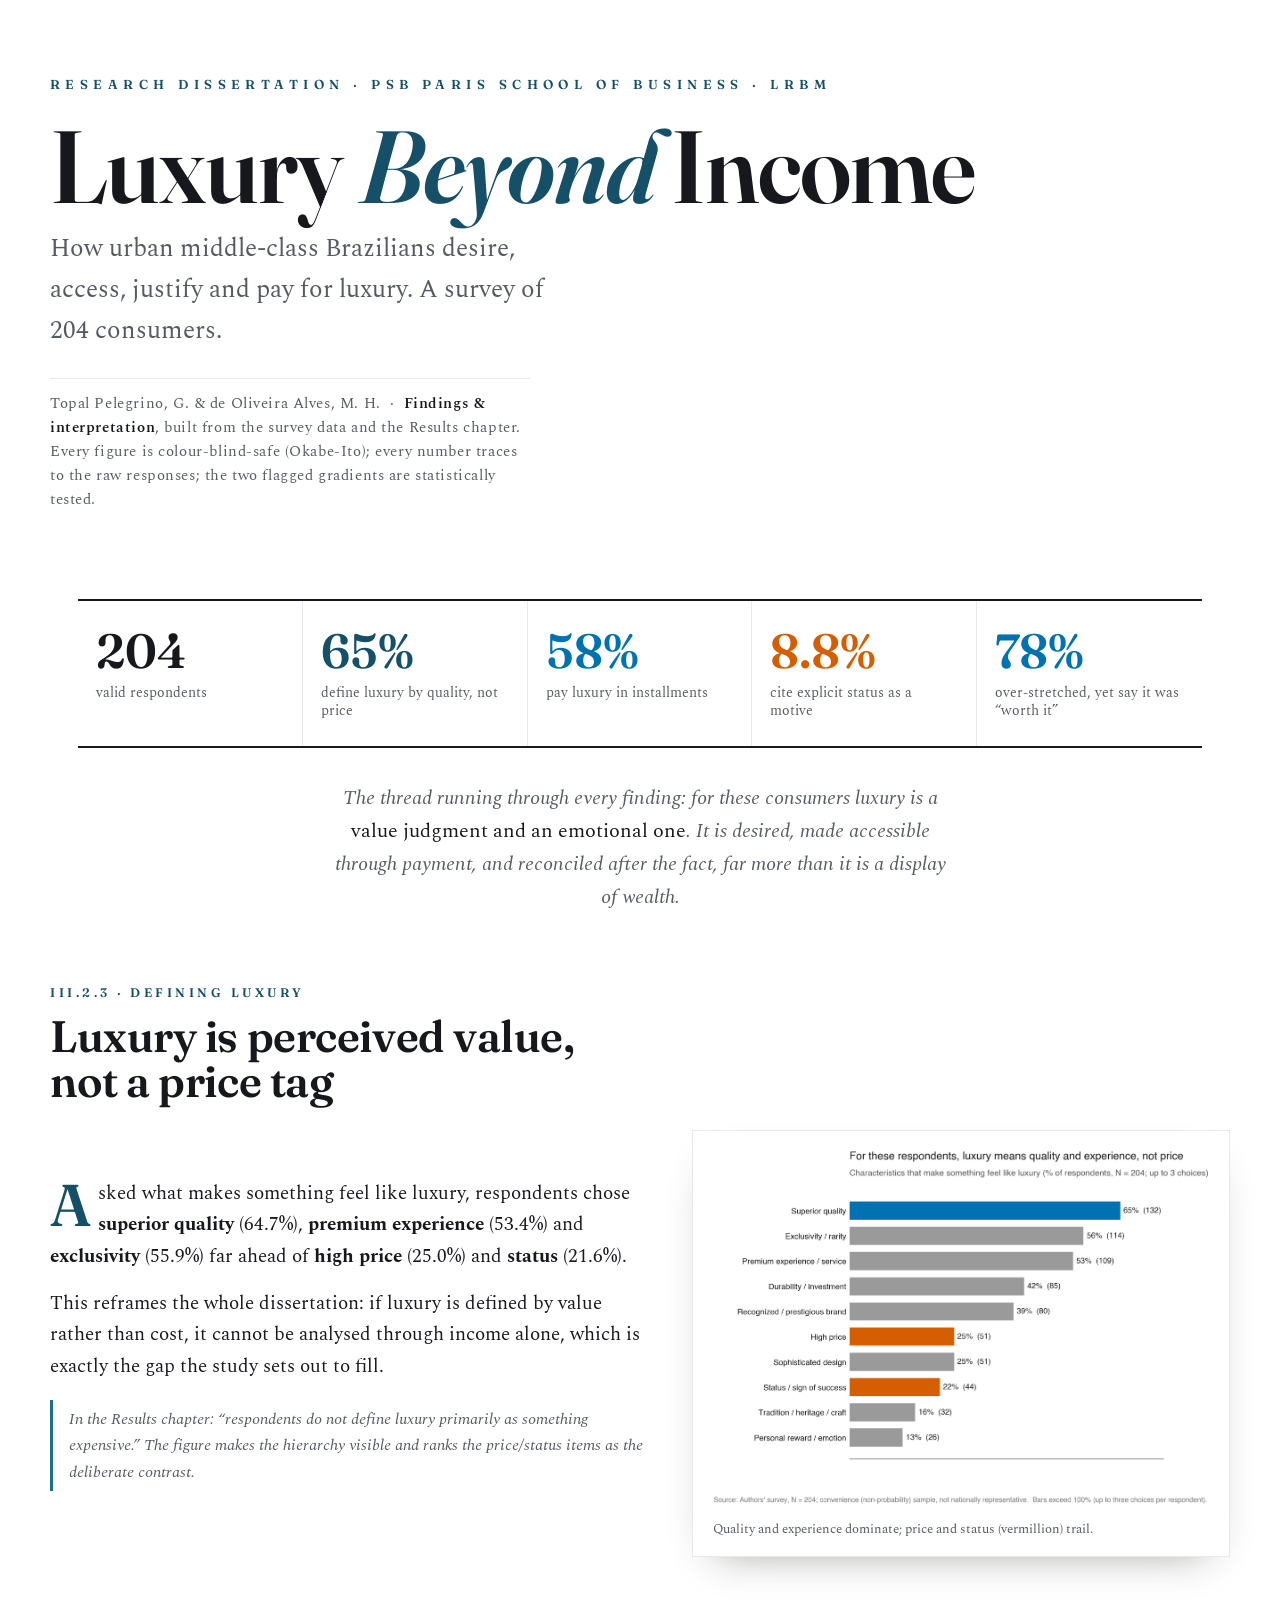
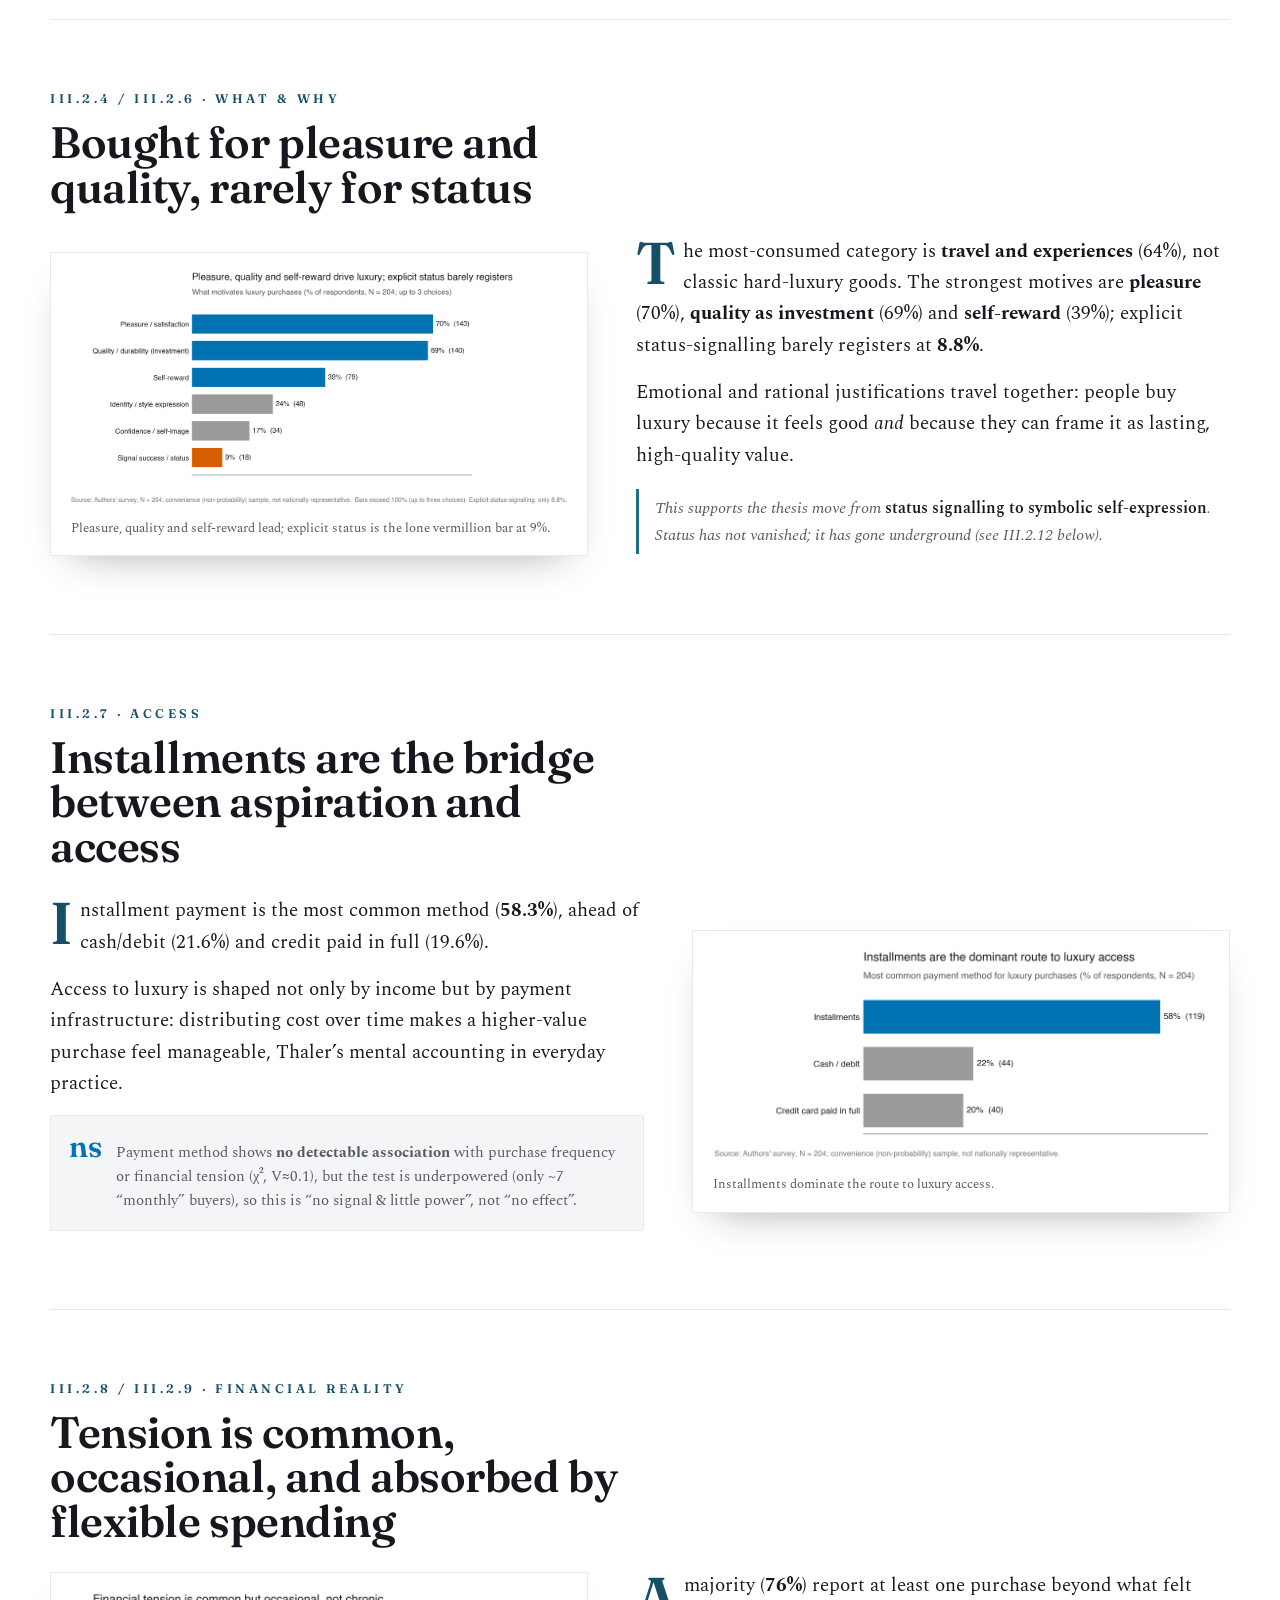
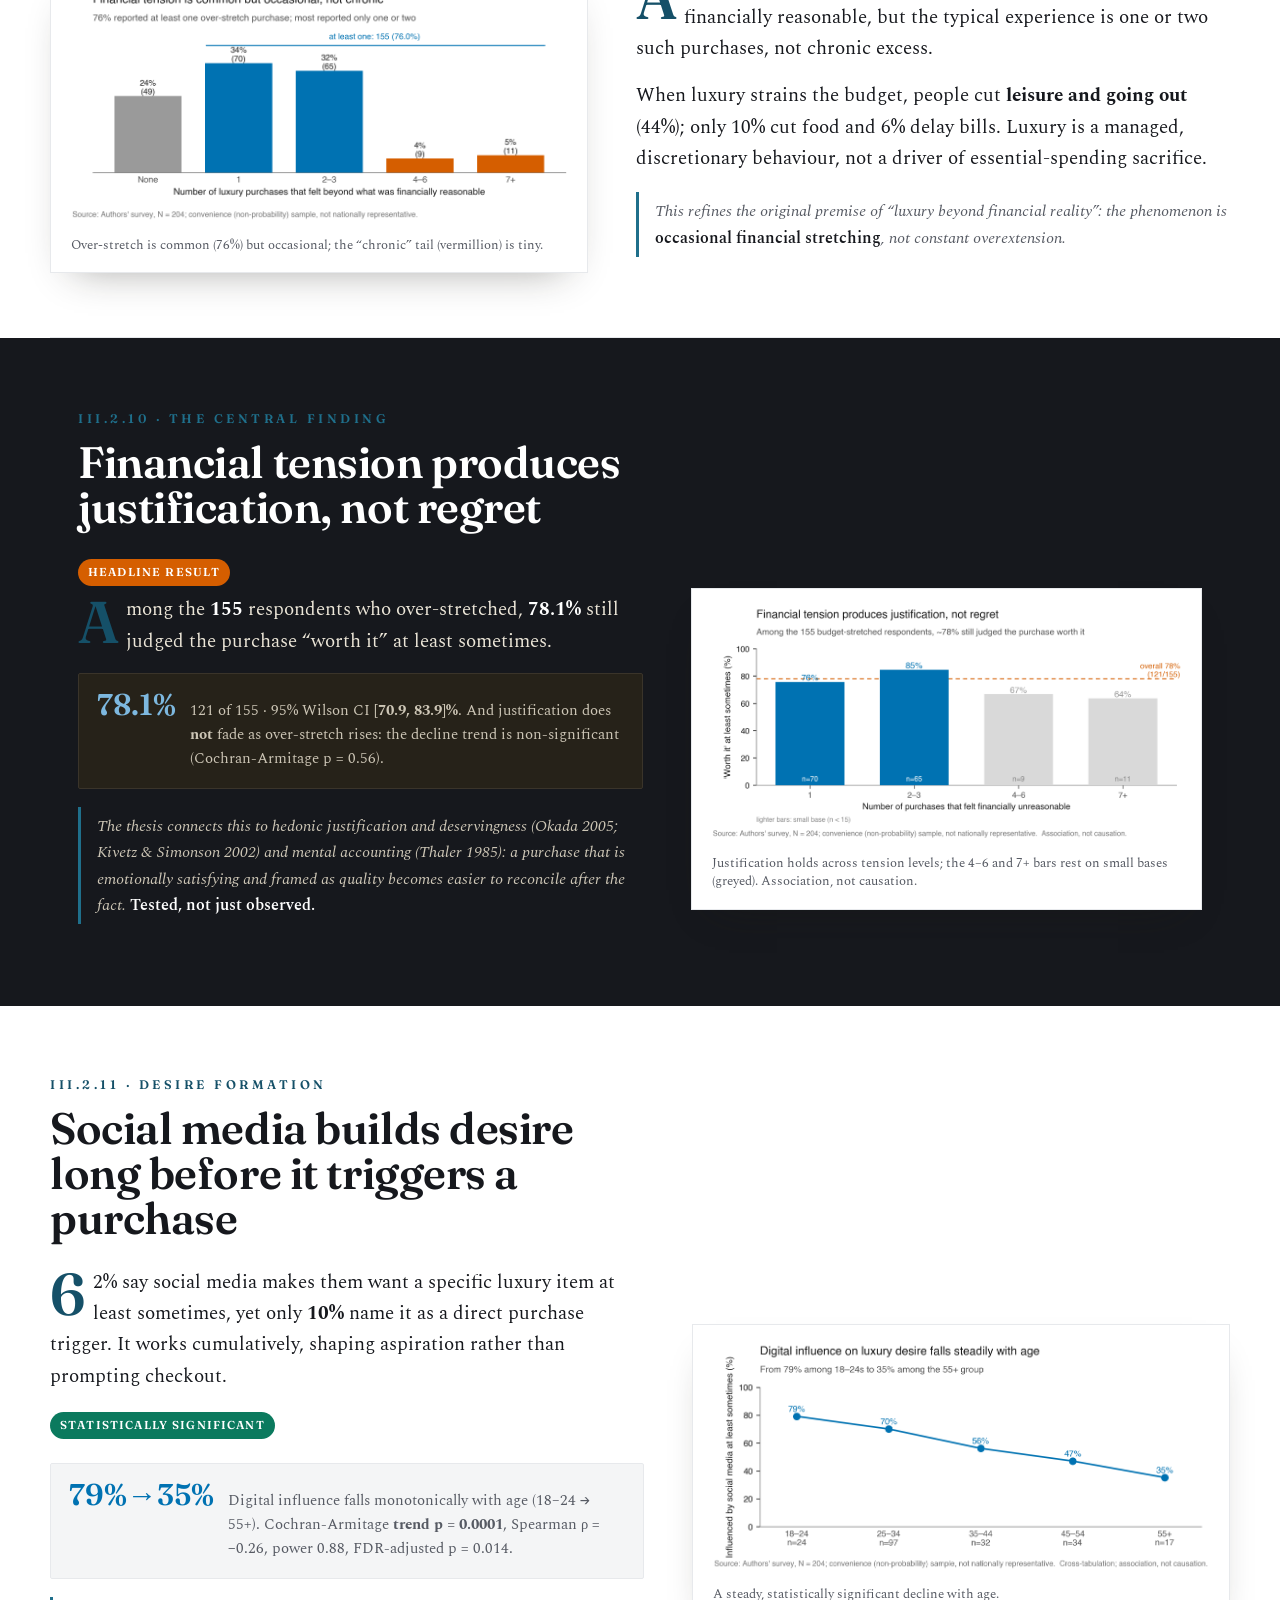
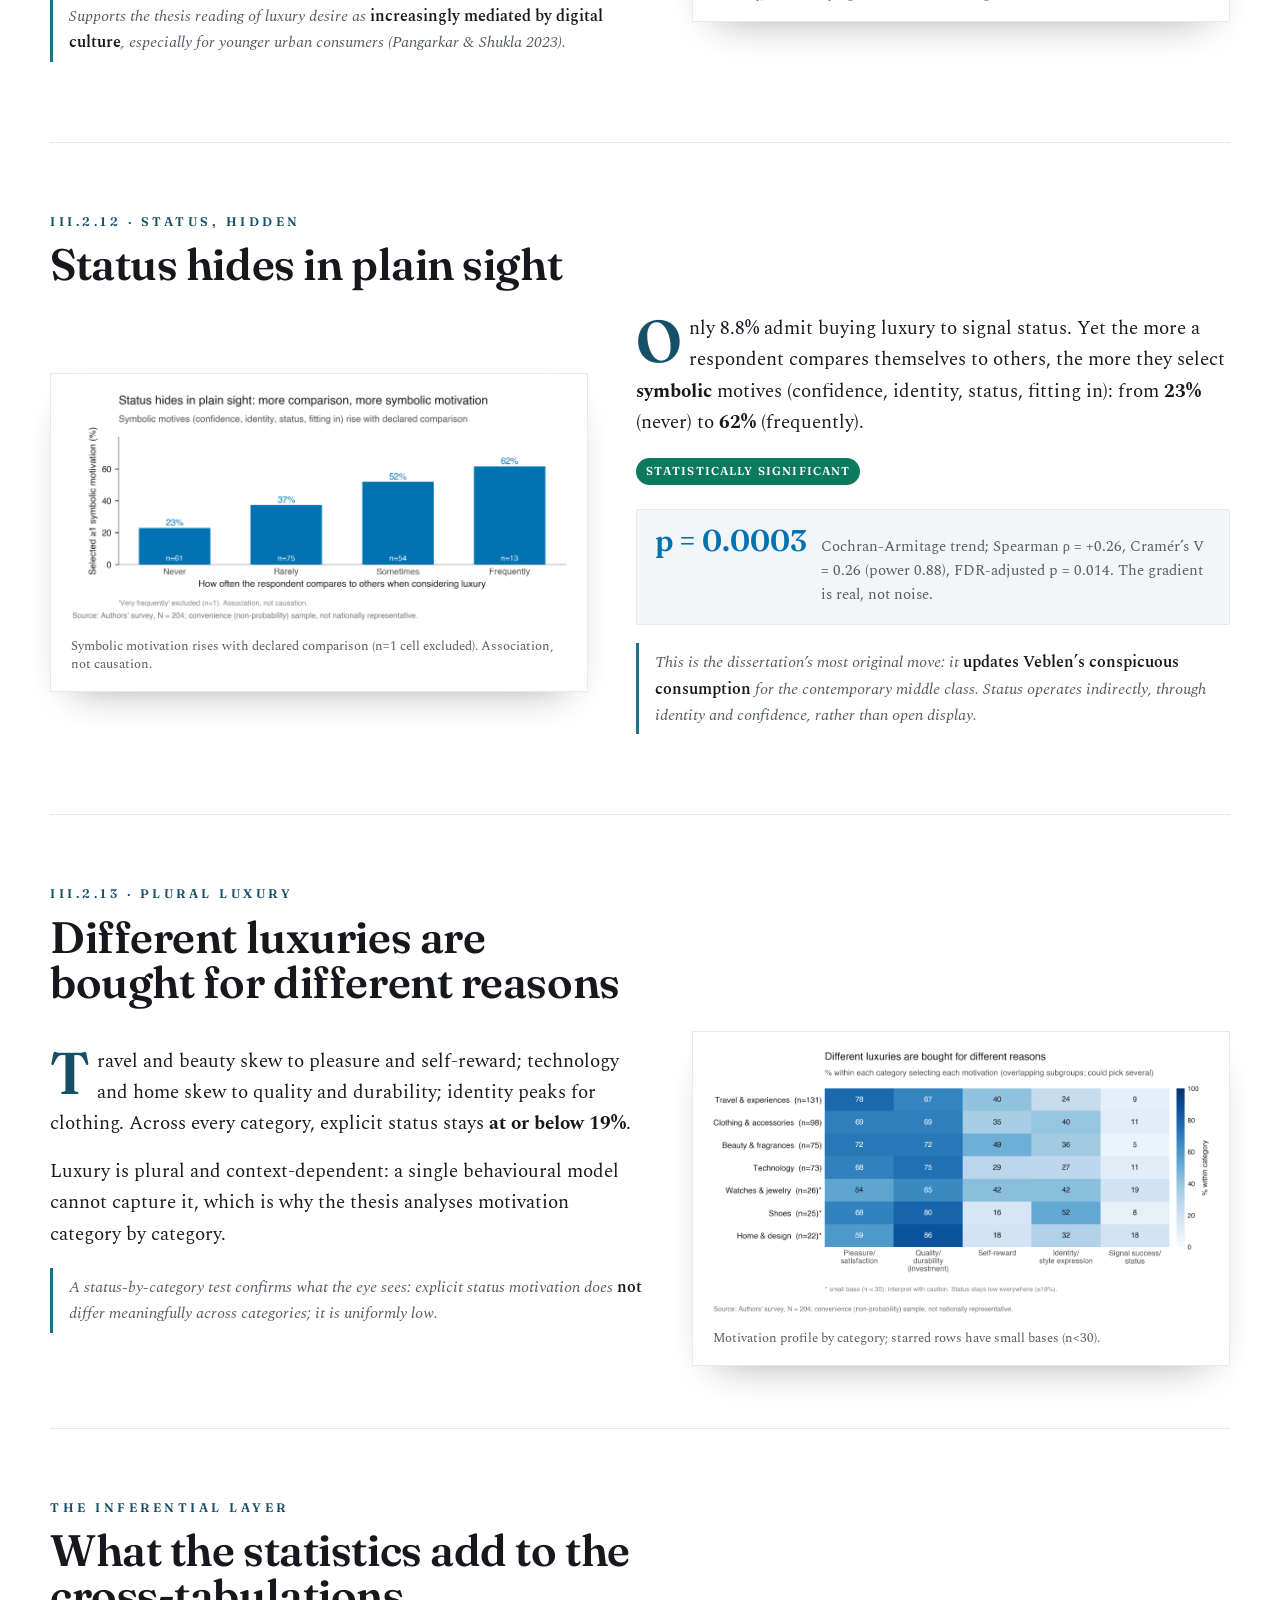
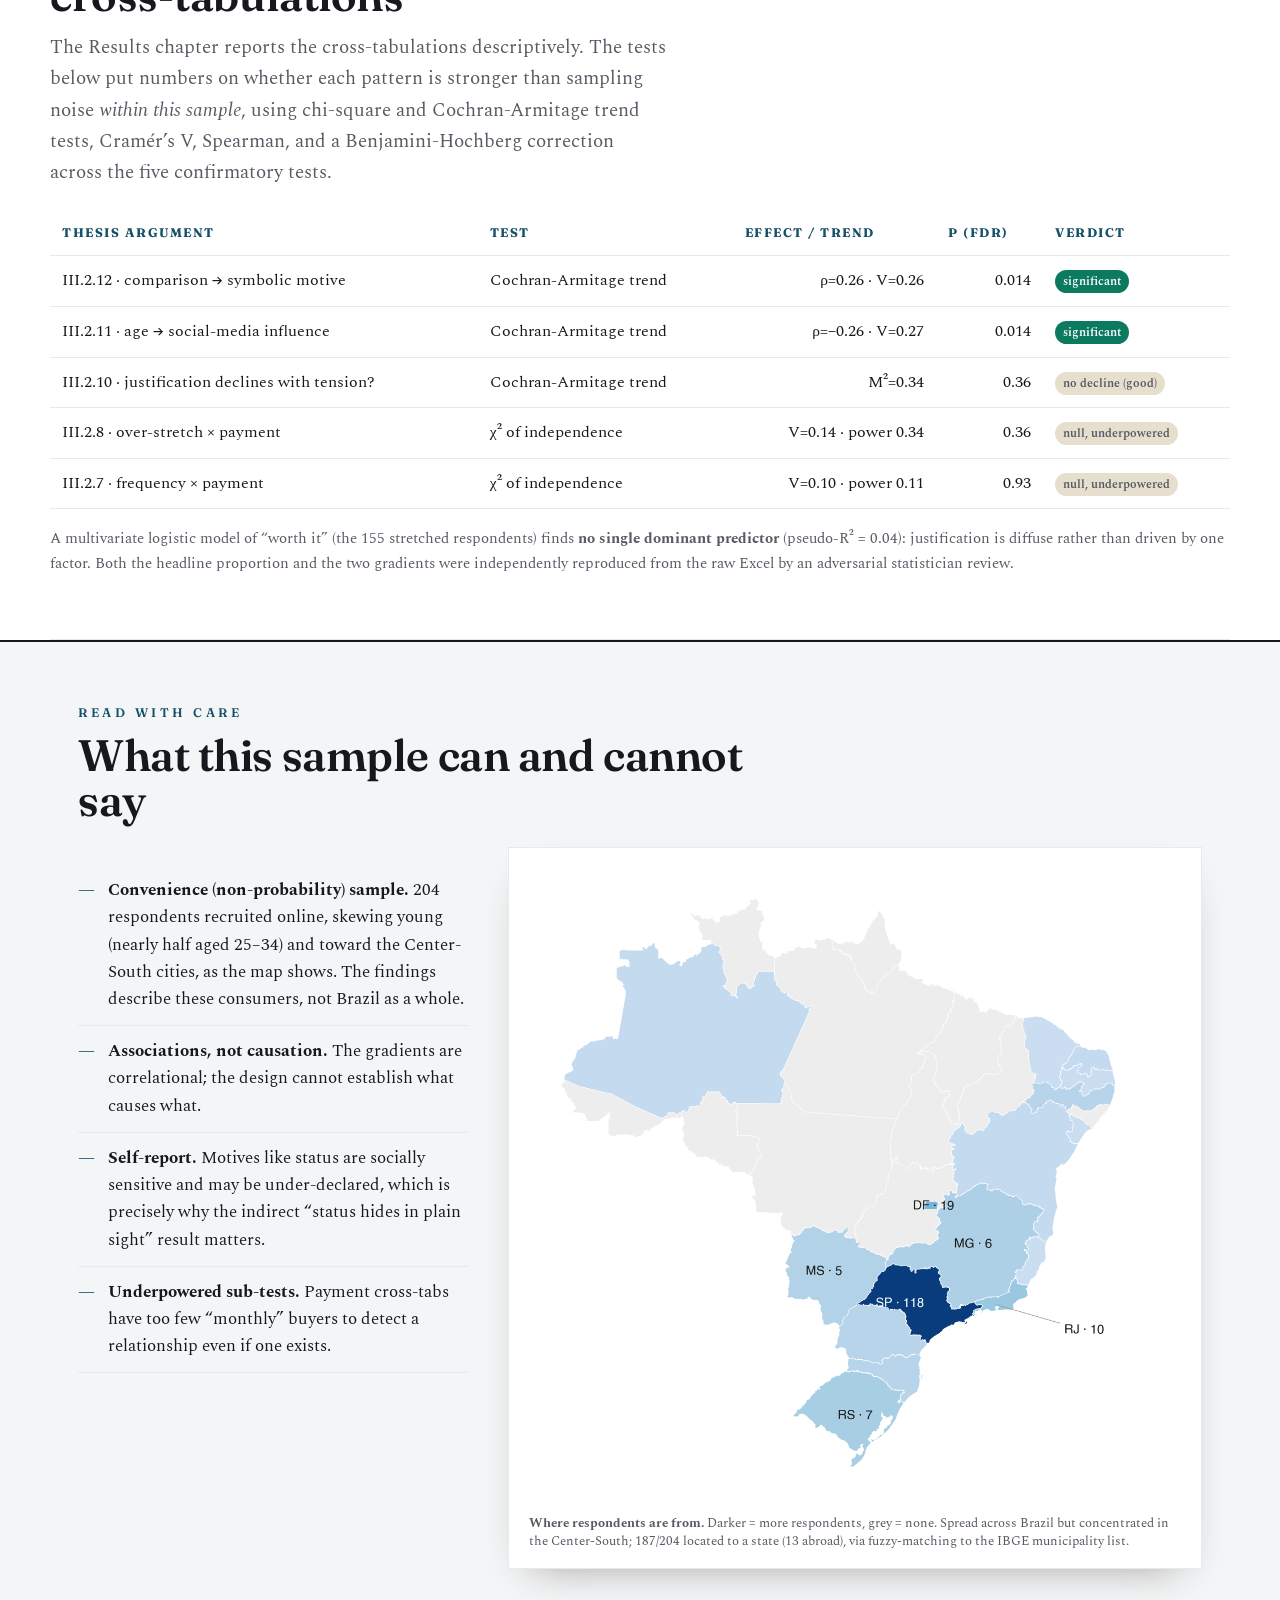
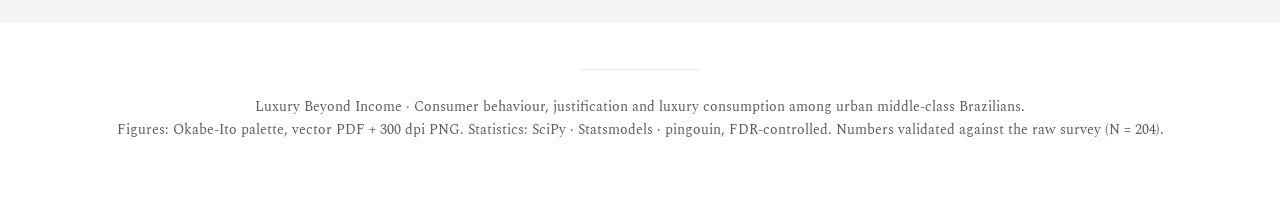
<file: index.html>
<!DOCTYPE html>
<html lang="en">
<head>
<meta charset="UTF-8">
<meta name="viewport" content="width=device-width, initial-scale=1.0">
<title>Luxury Beyond Income · Findings & Interpretation</title>
<link rel="preconnect" href="https://fonts.googleapis.com">
<link rel="preconnect" href="https://fonts.gstatic.com" crossorigin>
<link href="https://fonts.googleapis.com/css2?family=Fraunces:ital,opsz,wght@0,9..144,300..900;1,9..144,300..700&family=Spectral:ital,wght@0,300;0,400;0,500;0,600;1,400&display=swap" rel="stylesheet">
<style>
  :root{
    --paper:#ffffff; --paper-2:#f4f5f6; --ink:#16181d; --ink-soft:#565a63;
    --bronze:#1f6f8b; --bronze-deep:#155068; --rule:#e7e9ec;
    --blue:#0072B2; --vermillion:#D55E00; --green:#0b7a5e;
    --maxw:1180px;
  }
  *{box-sizing:border-box;margin:0;padding:0}
  html{scroll-behavior:smooth}
  body{
    background:var(--paper); color:var(--ink);
    font-family:"Spectral",Georgia,serif; font-size:19px; line-height:1.65;
    -webkit-font-smoothing:antialiased;
  }
  .wrap{max-width:var(--maxw);margin:0 auto;padding:0 28px}
  .display{font-family:"Fraunces",Georgia,serif;font-weight:600;line-height:1.02;letter-spacing:-.01em}
  a{color:var(--bronze-deep)}

  /* ---------- hero ---------- */
  header.hero{padding:74px 0 40px;position:relative}
  .kicker{font-family:"Fraunces";font-size:13px;letter-spacing:.42em;text-transform:uppercase;
    color:var(--bronze-deep);font-weight:600}
  h1.title{font-size:clamp(46px,8vw,104px);margin:.18em 0 .1em;font-weight:600}
  h1.title em{font-style:italic;color:var(--bronze-deep)}
  .sub{font-size:clamp(19px,2.3vw,25px);max-width:40ch;color:var(--ink-soft);font-weight:400}
  .byline{margin-top:26px;font-size:14.5px;letter-spacing:.04em;color:var(--ink-soft);
    border-top:1px solid var(--rule);padding-top:14px;max-width:60ch}
  .byline b{color:var(--ink);font-weight:600}

  /* ---------- numbers strip ---------- */
  .numbers{display:grid;grid-template-columns:repeat(5,1fr);gap:0;border-top:2px solid var(--ink);
    border-bottom:2px solid var(--ink);margin:46px 0 10px}
  .num{padding:26px 18px;border-right:1px solid var(--rule)}
  .num:last-child{border-right:none}
  .num .n{font-family:"Fraunces";font-size:clamp(30px,4vw,48px);font-weight:600;line-height:1}
  .num .n.b{color:var(--blue)} .num .n.v{color:var(--vermillion)} .num .n.g{color:var(--bronze-deep)}
  .num .l{font-size:13.5px;color:var(--ink-soft);margin-top:9px;line-height:1.35}
  @media(max-width:820px){.numbers{grid-template-columns:repeat(2,1fr)}.num:nth-child(2){border-right:none}}

  /* ---------- section ---------- */
  section.finding{padding:62px 0;border-bottom:1px solid var(--rule)}
  .tag{font-family:"Fraunces";font-size:12.5px;letter-spacing:.28em;text-transform:uppercase;
    color:var(--bronze-deep);font-weight:600;display:inline-block;margin-bottom:10px}
  h2{font-family:"Fraunces";font-size:clamp(28px,4vw,44px);font-weight:600;line-height:1.06;
    max-width:20ch;margin-bottom:6px}
  .grid{display:grid;grid-template-columns:1.05fr .95fr;gap:48px;align-items:center;margin-top:26px}
  .grid.flip{grid-template-columns:.95fr 1.05fr}
  .grid.flip .plate{order:-1}
  @media(max-width:880px){.grid,.grid.flip{grid-template-columns:1fr;gap:28px}.grid.flip .plate{order:0}}
  .prose p{margin-bottom:16px}
  .prose .lead::first-letter{font-family:"Fraunces";font-size:3.1em;line-height:.8;float:left;
    margin:.06em .12em 0 0;color:var(--bronze-deep);font-weight:600}
  .doc{font-size:16px;color:var(--ink-soft);border-left:3px solid var(--bronze);padding:6px 0 6px 16px;
    margin:18px 0;font-style:italic}
  .doc b{font-style:normal;color:var(--ink);font-weight:600}
  .plate{background:#fff;border:1px solid var(--rule);box-shadow:0 18px 40px -24px rgba(28,26,21,.45);
    padding:14px}
  .plate img{width:100%;display:block}
  .plate figcaption{font-size:13px;color:var(--ink-soft);padding:10px 6px 4px;line-height:1.4}

  /* stat callout */
  .stat{display:flex;gap:14px;align-items:baseline;background:var(--paper-2);border:1px solid var(--rule);
    padding:16px 18px;margin:16px 0;border-radius:2px}
  .stat .big{font-family:"Fraunces";font-size:30px;font-weight:600;color:var(--blue);line-height:1;white-space:nowrap}
  .stat .txt{font-size:14.5px;color:var(--ink-soft)}
  .badge{display:inline-block;font-family:"Fraunces";font-size:11.5px;letter-spacing:.1em;text-transform:uppercase;
    font-weight:600;padding:4px 10px;border-radius:999px;margin-bottom:8px}
  .badge.sig{background:#0b7a5e;color:#fff}
  .badge.ns{background:#e7dfce;color:var(--ink-soft)}
  .badge.head{background:var(--vermillion);color:#fff}

  /* headline feature */
  .feature{background:var(--ink);color:var(--paper);padding:64px 0;margin:0;border:none}
  .feature h2{color:var(--paper)}
  .feature .tag{color:var(--bronze)}
  .feature .plate{background:#fff}
  .feature .doc{color:#cdc6b6;border-color:var(--bronze)}
  .feature .doc b{color:#fff}
  .feature .stat{background:#262219;border-color:#3a342a}
  .feature .stat .big{color:#7db8df}
  .feature .stat .txt{color:#cdc6b6}

  /* stats section */
  .statsblock{padding:62px 0;border-bottom:1px solid var(--rule)}
  table.st{width:100%;border-collapse:collapse;margin-top:22px;font-size:15.5px}
  table.st th,table.st td{text-align:left;padding:12px 12px;border-bottom:1px solid var(--rule);vertical-align:top}
  table.st th{font-family:"Fraunces";font-size:12.5px;letter-spacing:.12em;text-transform:uppercase;color:var(--bronze-deep)}
  table.st td.r{text-align:right;font-variant-numeric:tabular-nums;white-space:nowrap}
  .pill{font-size:12px;font-weight:600;padding:2px 8px;border-radius:999px}
  .pill.s{background:#0b7a5e;color:#fff}.pill.n{background:#e7dfce;color:var(--ink-soft)}

  /* limitations */
  .limits{background:var(--paper-2);padding:54px 0;border-top:2px solid var(--ink)}
  .limits h2{max-width:24ch}
  .limits ul{list-style:none;margin-top:18px}
  .limits li{padding:12px 0 12px 30px;position:relative;border-bottom:1px solid var(--rule);font-size:16.5px}
  .limits li::before{content:"—";position:absolute;left:0;color:var(--bronze-deep);font-weight:700}
  footer{padding:46px 0 70px;font-size:13.5px;color:var(--ink-soft);text-align:center}
  footer .r{height:1px;background:var(--rule);margin:0 auto 26px;max-width:120px}

  @media(max-width:640px){
    body{font-size:17px;line-height:1.58}
    .wrap{padding:0 18px}
    header.hero{padding:44px 0 28px}
    .kicker{font-size:10.5px;letter-spacing:.32em;line-height:1.75}
    h1.title{font-size:clamp(40px,12.5vw,48px);line-height:.98;margin:.25em 0 .18em}
    .sub{font-size:18px;line-height:1.45;max-width:31ch}
    .byline{font-size:13.5px;line-height:1.55;margin-top:22px;padding-top:12px}

    .numbers{grid-template-columns:1fr;margin:34px 0 8px}
    .num{display:grid;grid-template-columns:minmax(92px,.36fr) 1fr;align-items:center;gap:18px;
      padding:17px 0;border-right:none;border-bottom:1px solid var(--rule)}
    .num:nth-child(2){border-right:none}
    .num:last-child{border-bottom:none}
    .num .n{font-size:38px}
    .num .l{font-size:14px;margin-top:0}

    section.finding,.statsblock{padding:44px 0}
    .feature{padding:46px 0}
    .tag{font-size:11px;letter-spacing:.22em;line-height:1.65}
    h2{font-size:clamp(28px,10vw,36px);line-height:1.08;max-width:100%}
    .grid,.grid.flip{gap:22px;margin-top:22px}
    .prose .lead::first-letter{font:inherit;float:none;margin:0;color:inherit}
    .doc{font-size:15px;line-height:1.5;padding-left:13px;margin:16px 0}
    .plate{padding:9px;box-shadow:0 14px 28px -22px rgba(28,26,21,.55)}
    .plate figcaption{font-size:12.5px;padding:8px 3px 2px}

    .stat{display:block;padding:14px 15px;margin:15px 0}
    .stat .big{display:block;font-size:28px;white-space:normal;margin-bottom:7px}
    .stat .txt{display:block;font-size:14px;line-height:1.45}

    .statsblock p{font-size:16px}
    table.st,table.st tbody,table.st tr,table.st td{display:block;width:100%}
    table.st{border-collapse:separate;border-spacing:0;margin-top:18px;font-size:14.5px}
    table.st thead{display:none}
    table.st tr{border:1px solid var(--rule);border-radius:2px;margin-bottom:12px;background:#fff}
    table.st td{border-bottom:1px solid var(--rule);padding:10px 12px;text-align:left;white-space:normal}
    table.st td:last-child{border-bottom:none}
    table.st td.r{text-align:left;white-space:normal}
    table.st td::before{display:block;font-family:"Fraunces";font-size:10.5px;letter-spacing:.12em;
      text-transform:uppercase;color:var(--bronze-deep);margin-bottom:3px}
    table.st td:nth-child(1)::before{content:"Thesis argument"}
    table.st td:nth-child(2)::before{content:"Test"}
    table.st td:nth-child(3)::before{content:"Effect / trend"}
    table.st td:nth-child(4)::before{content:"p (FDR)"}
    table.st td:nth-child(5)::before{content:"Verdict"}
    .pill{display:inline-block;white-space:normal;line-height:1.25}

    .limits{padding:44px 0}
    .limits .grid{grid-template-columns:1fr !important;gap:22px !important}
    .limits li{font-size:15.5px;line-height:1.5;padding:11px 0 11px 24px}
    footer{padding:38px 18px 54px;font-size:12.5px;line-height:1.55}
  }

  @media(max-width:360px){
    .wrap{padding:0 15px}
    h1.title{font-size:40px}
    .num{grid-template-columns:82px 1fr;gap:14px}
    .num .n{font-size:34px}
  }

  /* reveal on load */
  .reveal{opacity:0;transform:translateY(14px);animation:rise .9s cubic-bezier(.2,.7,.2,1) forwards}
  @keyframes rise{to{opacity:1;transform:none}}
</style>
</head>
<body>

<header class="hero wrap">
  <div class="kicker reveal">Research dissertation · PSB Paris School of Business · LRBM</div>
  <h1 class="title display reveal" style="animation-delay:.06s">Luxury <em>Beyond</em> Income</h1>
  <p class="sub reveal" style="animation-delay:.12s">How urban middle-class Brazilians desire, access, justify and pay for luxury. A survey of 204 consumers.</p>
  <p class="byline reveal" style="animation-delay:.18s">Topal Pelegrino, G. &amp; de Oliveira Alves, M. H. &nbsp;·&nbsp; <b>Findings &amp; interpretation</b>, built from the survey data and the Results chapter. Every figure is colour-blind-safe (Okabe-Ito); every number traces to the raw responses; the two flagged gradients are statistically tested.</p>
</header>

<div class="wrap">
  <div class="numbers reveal" style="animation-delay:.24s">
    <div class="num"><div class="n">204</div><div class="l">valid respondents</div></div>
    <div class="num"><div class="n g">65%</div><div class="l">define luxury by quality, not price</div></div>
    <div class="num"><div class="n b">58%</div><div class="l">pay luxury in installments</div></div>
    <div class="num"><div class="n v">8.8%</div><div class="l">cite explicit status as a motive</div></div>
    <div class="num"><div class="n b">78%</div><div class="l">over-stretched, yet say it was “worth it”</div></div>
  </div>
  <p class="reveal" style="animation-delay:.30s;max-width:62ch;margin:34px auto 0;font-size:20px;color:var(--ink-soft);text-align:center;font-style:italic">
    The thread running through every finding: for these consumers luxury is a <span style="color:var(--ink);font-style:normal">value judgment and an emotional one</span>. It is desired, made accessible through payment, and reconciled after the fact, far more than it is a display of wealth.
  </p>
</div>

<!-- DEFINITION -->
<section class="finding wrap">
  <span class="tag">III.2.3 · Defining luxury</span>
  <h2 class="display">Luxury is perceived value, not a price tag</h2>
  <div class="grid">
    <div class="prose">
      <p class="lead">Asked what makes something feel like luxury, respondents chose <b>superior quality</b> (64.7%), <b>premium experience</b> (53.4%) and <b>exclusivity</b> (55.9%) far ahead of <b>high price</b> (25.0%) and <b>status</b> (21.6%).</p>
      <p>This reframes the whole dissertation: if luxury is defined by value rather than cost, it cannot be analysed through income alone, which is exactly the gap the study sets out to fill.</p>
      <div class="doc">In the Results chapter: “respondents do not define luxury primarily as something expensive.” The figure makes the hierarchy visible and ranks the price/status items as the deliberate contrast.</div>
    </div>
    <figure class="plate"><img src="figures/fig02_luxury_definition.png" alt="Ranked bar chart of luxury-defining characteristics; superior quality leads at 65%, high price and status trail."><figcaption>Quality and experience dominate; price and status (vermillion) trail.</figcaption></figure>
  </div>
</section>

<!-- CATEGORIES + MOTIVATIONS -->
<section class="finding wrap">
  <span class="tag">III.2.4 / III.2.6 · What &amp; why</span>
  <h2 class="display">Bought for pleasure and quality, rarely for status</h2>
  <div class="grid flip">
    <div class="prose">
      <p class="lead">The most-consumed category is <b>travel and experiences</b> (64%), not classic hard-luxury goods. The strongest motives are <b>pleasure</b> (70%), <b>quality as investment</b> (69%) and <b>self-reward</b> (39%); explicit status-signalling barely registers at <b>8.8%</b>.</p>
      <p>Emotional and rational justifications travel together: people buy luxury because it feels good <em>and</em> because they can frame it as lasting, high-quality value.</p>
      <div class="doc">This supports the thesis move from <b>status signalling to symbolic self-expression</b>. Status has not vanished; it has gone underground (see III.2.12 below).</div>
    </div>
    <figure class="plate"><img src="figures/fig04_motivations.png" alt="Motivations for luxury; pleasure, quality and self-reward lead, status at 9%."><figcaption>Pleasure, quality and self-reward lead; explicit status is the lone vermillion bar at 9%.</figcaption></figure>
  </div>
</section>

<!-- PAYMENT -->
<section class="finding wrap">
  <span class="tag">III.2.7 · Access</span>
  <h2 class="display">Installments are the bridge between aspiration and access</h2>
  <div class="grid">
    <div class="prose">
      <p class="lead">Installment payment is the most common method (<b>58.3%</b>), ahead of cash/debit (21.6%) and credit paid in full (19.6%).</p>
      <p>Access to luxury is shaped not only by income but by payment infrastructure: distributing cost over time makes a higher-value purchase feel manageable, Thaler’s mental accounting in everyday practice.</p>
      <div class="stat"><span class="big">ns</span><span class="txt">Payment method shows <b>no detectable association</b> with purchase frequency or financial tension (χ², V≈0.1), but the test is underpowered (only ~7 “monthly” buyers), so this is “no signal &amp; little power”, not “no effect”.</span></div>
    </div>
    <figure class="plate"><img src="figures/fig05_payment.png" alt="Payment methods; installments dominate at 58%."><figcaption>Installments dominate the route to luxury access.</figcaption></figure>
  </div>
</section>

<!-- TENSION -->
<section class="finding wrap">
  <span class="tag">III.2.8 / III.2.9 · Financial reality</span>
  <h2 class="display">Tension is common, occasional, and absorbed by flexible spending</h2>
  <div class="grid flip">
    <div class="prose">
      <p class="lead">A majority (<b>76%</b>) report at least one purchase beyond what felt financially reasonable, but the typical experience is one or two such purchases, not chronic excess.</p>
      <p>When luxury strains the budget, people cut <b>leisure and going out</b> (44%); only 10% cut food and 6% delay bills. Luxury is a managed, discretionary behaviour, not a driver of essential-spending sacrifice.</p>
      <div class="doc">This refines the original premise of “luxury beyond financial reality”: the phenomenon is <b>occasional financial stretching</b>, not constant overextension.</div>
    </div>
    <figure class="plate"><img src="figures/fig06_financial_tension.png" alt="Distribution of over-stretch purchases; 76% at least one, mostly one or two."><figcaption>Over-stretch is common (76%) but occasional; the “chronic” tail (vermillion) is tiny.</figcaption></figure>
  </div>
</section>

<!-- HEADLINE FEATURE: JUSTIFICATION -->
<section class="feature">
  <div class="wrap">
    <span class="tag">III.2.10 · The central finding</span>
    <h2 class="display">Financial tension produces justification, not regret</h2>
    <div class="grid" style="align-items:center">
      <div class="prose">
        <span class="badge head">Headline result</span>
        <p class="lead" style="color:#ece6d8">Among the <b style="color:#fff">155</b> respondents who over-stretched, <b style="color:#fff">78.1%</b> still judged the purchase “worth it” at least sometimes.</p>
        <div class="stat"><span class="big">78.1%</span><span class="txt">121 of 155 · 95% Wilson CI <b>[70.9, 83.9]%</b>. And justification does <b>not</b> fade as over-stretch rises: the decline trend is non-significant (Cochran-Armitage p = 0.56).</span></div>
        <div class="doc">The thesis connects this to hedonic justification and deservingness (Okada 2005; Kivetz &amp; Simonson 2002) and mental accounting (Thaler 1985): a purchase that is emotionally satisfying and framed as quality becomes easier to reconcile after the fact. <b>Tested, not just observed.</b></div>
      </div>
      <figure class="plate"><img src="figures/fig07_justification.png" alt="Worth-it rate by number of over-stretch purchases; ~78% overall, stable across levels."><figcaption>Justification holds across tension levels; the 4–6 and 7+ bars rest on small bases (greyed). Association, not causation.</figcaption></figure>
    </div>
  </div>
</section>

<!-- SOCIAL MEDIA -->
<section class="finding wrap">
  <span class="tag">III.2.11 · Desire formation</span>
  <h2 class="display">Social media builds desire long before it triggers a purchase</h2>
  <div class="grid">
    <div class="prose">
      <p class="lead">62% say social media makes them want a specific luxury item at least sometimes, yet only <b>10%</b> name it as a direct purchase trigger. It works cumulatively, shaping aspiration rather than prompting checkout.</p>
      <span class="badge sig">Statistically significant</span>
      <div class="stat"><span class="big">79%→35%</span><span class="txt">Digital influence falls monotonically with age (18–24 → 55+). Cochran-Armitage <b>trend p = 0.0001</b>, Spearman ρ = −0.26, power 0.88, FDR-adjusted p = 0.014.</span></div>
      <div class="doc">Supports the thesis reading of luxury desire as <b>increasingly mediated by digital culture</b>, especially for younger urban consumers (Pangarkar &amp; Shukla 2023).</div>
    </div>
    <figure class="plate"><img src="figures/fig09_socialmedia_by_age.png" alt="Line chart; social-media influence declines with age from 79% to 35%."><figcaption>A steady, statistically significant decline with age.</figcaption></figure>
  </div>
</section>

<!-- COMPARISON → SYMBOLIC -->
<section class="finding wrap">
  <span class="tag">III.2.12 · Status, hidden</span>
  <h2 class="display">Status hides in plain sight</h2>
  <div class="grid flip">
    <div class="prose">
      <p class="lead">Only 8.8% admit buying luxury to signal status. Yet the more a respondent compares themselves to others, the more they select <b>symbolic</b> motives (confidence, identity, status, fitting in): from <b>23%</b> (never) to <b>62%</b> (frequently).</p>
      <span class="badge sig">Statistically significant</span>
      <div class="stat"><span class="big">p = 0.0003</span><span class="txt">Cochran-Armitage trend; Spearman ρ = +0.26, Cramér’s V = 0.26 (power 0.88), FDR-adjusted p = 0.014. The gradient is real, not noise.</span></div>
      <div class="doc">This is the dissertation’s most original move: it <b>updates Veblen’s conspicuous consumption</b> for the contemporary middle class. Status operates indirectly, through identity and confidence, rather than open display.</div>
    </div>
    <figure class="plate"><img src="figures/fig10_comparison_symbolic.png" alt="Bar chart; symbolic motivation rises with declared comparison, 23% to 62%."><figcaption>Symbolic motivation rises with declared comparison (n=1 cell excluded). Association, not causation.</figcaption></figure>
  </div>
</section>

<!-- CATEGORY x MOTIVATION -->
<section class="finding wrap">
  <span class="tag">III.2.13 · Plural luxury</span>
  <h2 class="display">Different luxuries are bought for different reasons</h2>
  <div class="grid">
    <div class="prose">
      <p class="lead">Travel and beauty skew to pleasure and self-reward; technology and home skew to quality and durability; identity peaks for clothing. Across every category, explicit status stays <b>at or below 19%</b>.</p>
      <p>Luxury is plural and context-dependent: a single behavioural model cannot capture it, which is why the thesis analyses motivation category by category.</p>
      <div class="doc">A status-by-category test confirms what the eye sees: explicit status motivation does <b>not</b> differ meaningfully across categories; it is uniformly low.</div>
    </div>
    <figure class="plate"><img src="figures/fig11_category_motivation.png" alt="Heatmap of motivation share within each luxury category."><figcaption>Motivation profile by category; starred rows have small bases (n&lt;30).</figcaption></figure>
  </div>
</section>

<!-- STATISTICS SUMMARY -->
<div class="statsblock wrap">
  <span class="tag">The inferential layer</span>
  <h2 class="display">What the statistics add to the cross-tabulations</h2>
  <p style="max-width:62ch;margin-top:14px;color:var(--ink-soft)">The Results chapter reports the cross-tabulations descriptively. The tests below put numbers on whether each pattern is stronger than sampling noise <em>within this sample</em>, using chi-square and Cochran-Armitage trend tests, Cramér’s V, Spearman, and a Benjamini-Hochberg correction across the five confirmatory tests.</p>
  <table class="st">
    <thead><tr><th>Thesis argument</th><th>Test</th><th class="r">Effect / trend</th><th class="r">p (FDR)</th><th>Verdict</th></tr></thead>
    <tbody>
      <tr><td>III.2.12 · comparison → symbolic motive</td><td>Cochran-Armitage trend</td><td class="r">ρ=0.26 · V=0.26</td><td class="r">0.014</td><td><span class="pill s">significant</span></td></tr>
      <tr><td>III.2.11 · age → social-media influence</td><td>Cochran-Armitage trend</td><td class="r">ρ=−0.26 · V=0.27</td><td class="r">0.014</td><td><span class="pill s">significant</span></td></tr>
      <tr><td>III.2.10 · justification declines with tension?</td><td>Cochran-Armitage trend</td><td class="r">M²=0.34</td><td class="r">0.36</td><td><span class="pill n">no decline (good)</span></td></tr>
      <tr><td>III.2.8 · over-stretch × payment</td><td>χ² of independence</td><td class="r">V=0.14 · power 0.34</td><td class="r">0.36</td><td><span class="pill n">null, underpowered</span></td></tr>
      <tr><td>III.2.7 · frequency × payment</td><td>χ² of independence</td><td class="r">V=0.10 · power 0.11</td><td class="r">0.93</td><td><span class="pill n">null, underpowered</span></td></tr>
    </tbody>
  </table>
  <p style="margin-top:18px;font-size:15px;color:var(--ink-soft)">A multivariate logistic model of “worth it” (the 155 stretched respondents) finds <b>no single dominant predictor</b> (pseudo-R² = 0.04): justification is diffuse rather than driven by one factor. Both the headline proportion and the two gradients were independently reproduced from the raw Excel by an adversarial statistician review.</p>
</div>

<!-- LIMITATIONS / SAMPLE -->
<div class="limits">
  <div class="wrap">
    <span class="tag">Read with care</span>
    <h2 class="display">What this sample can and cannot say</h2>
    <div class="grid" style="align-items:start;margin-top:24px;grid-template-columns:0.72fr 1.28fr;gap:40px">
      <div>
        <ul>
          <li><b>Convenience (non-probability) sample.</b> 204 respondents recruited online, skewing young (nearly half aged 25–34) and toward the Center-South cities, as the map shows. The findings describe these consumers, not Brazil as a whole.</li>
          <li><b>Associations, not causation.</b> The gradients are correlational; the design cannot establish what causes what.</li>
          <li><b>Self-report.</b> Motives like status are socially sensitive and may be under-declared, which is precisely why the indirect “status hides in plain sight” result matters.</li>
          <li><b>Underpowered sub-tests.</b> Payment cross-tabs have too few “monthly” buyers to detect a relationship even if one exists.</li>
        </ul>
      </div>
      <figure class="plate"><img src="figures/fig_map.png" alt="Choropleth map of Brazil; respondents span the country but cluster in the Center-South, darkest in São Paulo."><figcaption><b>Where respondents are from.</b> Darker = more respondents, grey = none. Spread across Brazil but concentrated in the Center-South; 187/204 located to a state (13 abroad), via fuzzy-matching to the IBGE municipality list.</figcaption></figure>
    </div>
  </div>
</div>

<footer>
  <div class="r"></div>
  Luxury Beyond Income · Consumer behaviour, justification and luxury consumption among urban middle-class Brazilians.<br>
  Figures: Okabe-Ito palette, vector PDF + 300 dpi PNG. Statistics: SciPy · Statsmodels · pingouin, FDR-controlled. Numbers validated against the raw survey (N = 204).
</footer>

<script>
  // Progressive enhancement: gentle entrance for sections that scroll into view.
  // Content is visible by default (print/PDF/no-JS safe); we only ADD a one-time
  // animation, and a safety timeout guarantees nothing ever stays hidden.
  if ("IntersectionObserver" in window && !matchMedia("(prefers-reduced-motion: reduce)").matches){
    const secs=[...document.querySelectorAll("section.finding,.statsblock,.limits")];
    secs.forEach(s=>{s.dataset.pre="1";s.style.opacity="0";s.style.transform="translateY(16px)";});
    const show=s=>{s.style.animation="rise .8s cubic-bezier(.2,.7,.2,1) forwards";delete s.dataset.pre;};
    const io=new IntersectionObserver((es)=>es.forEach(e=>{if(e.isIntersecting){show(e.target);io.unobserve(e.target);}}),{threshold:.08});
    secs.forEach(s=>io.observe(s));
    setTimeout(()=>secs.forEach(s=>{if(s.dataset.pre)show(s);}),2500); // failsafe: never leave hidden
  }
</script>
</body>
</html>
</file>
